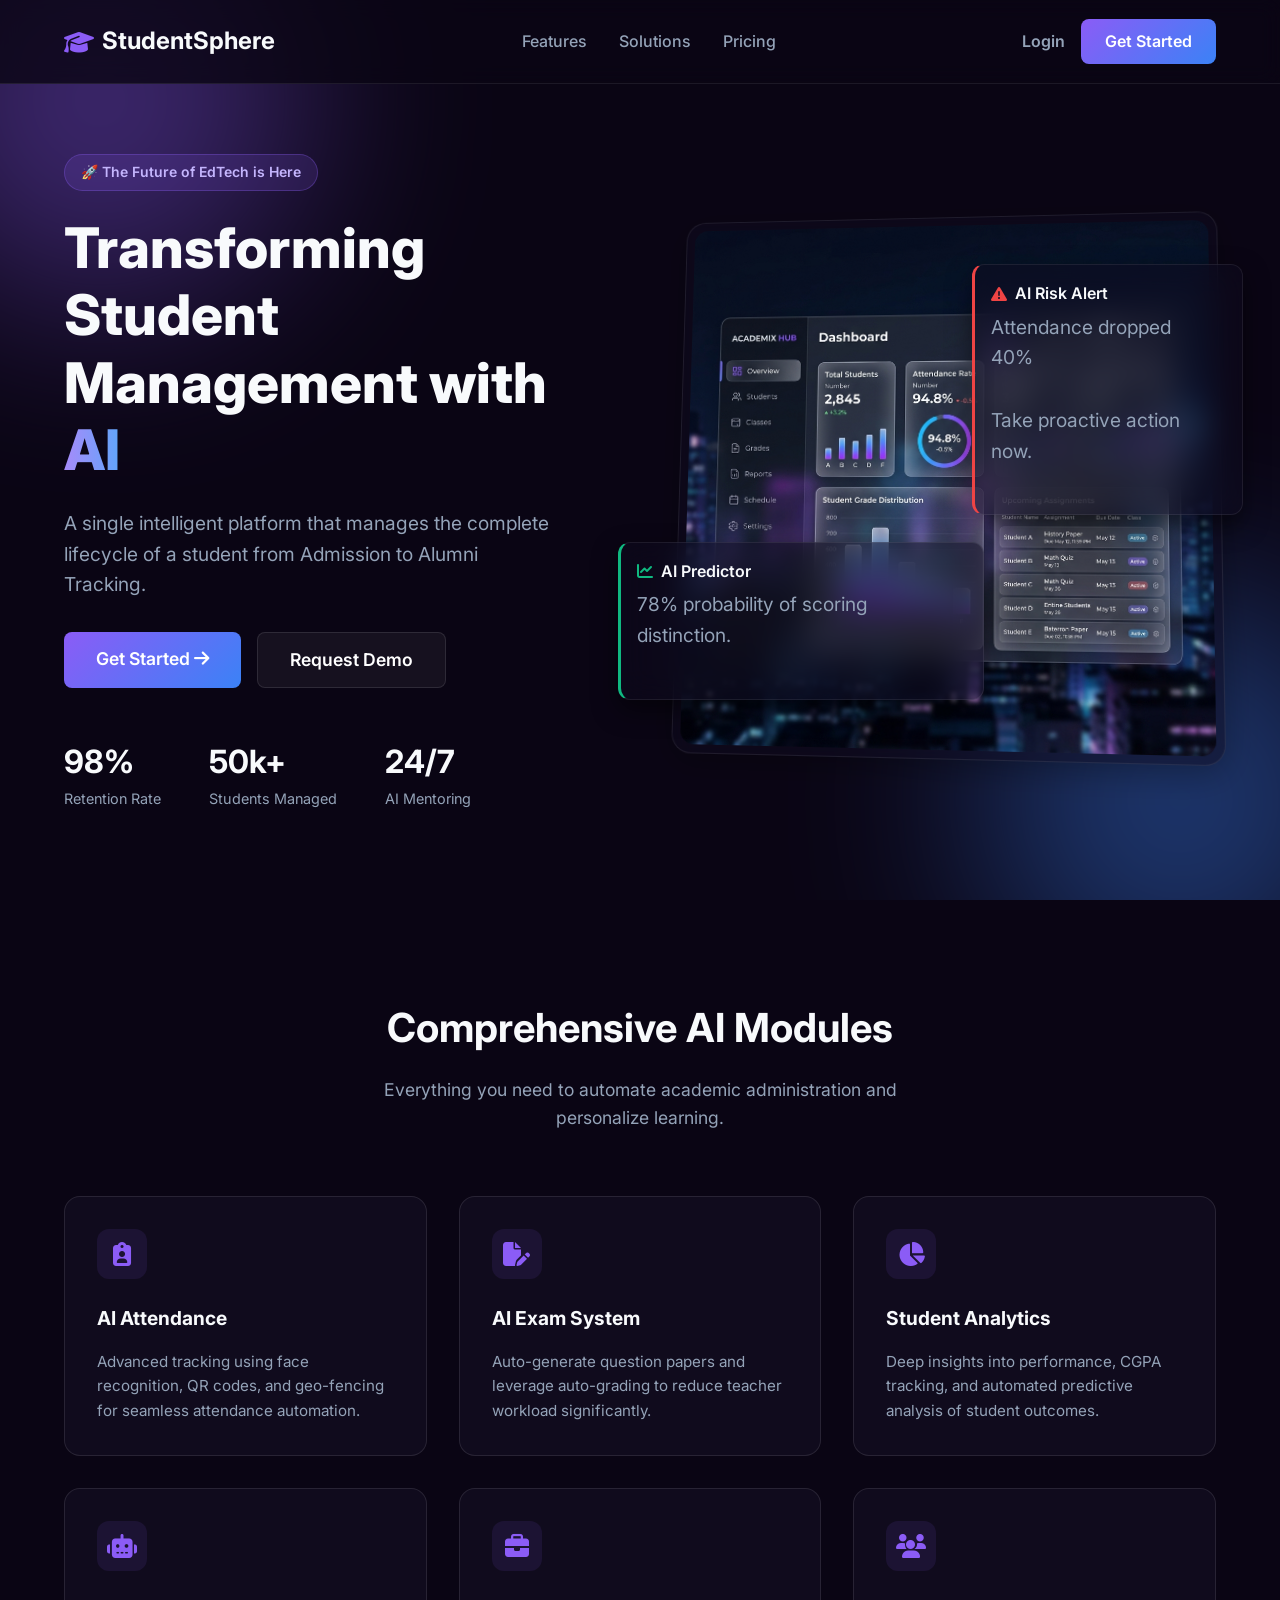
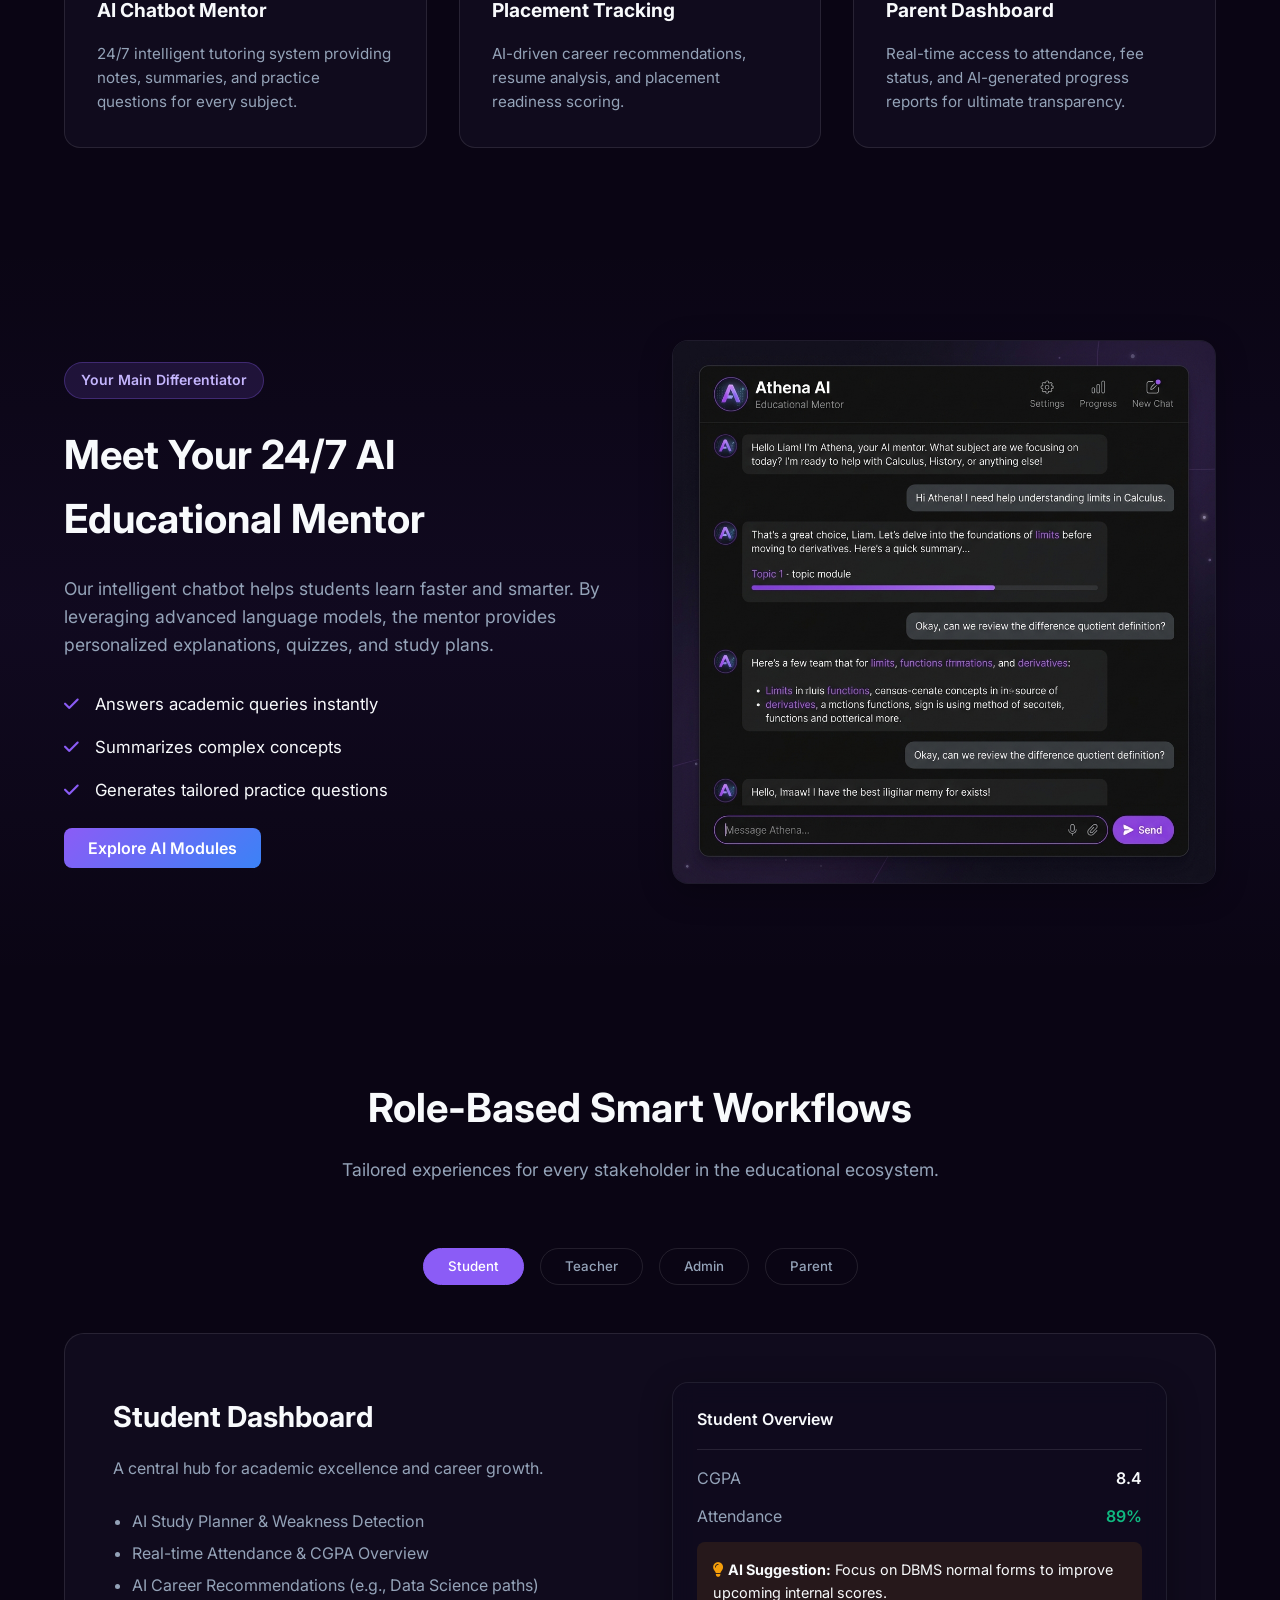
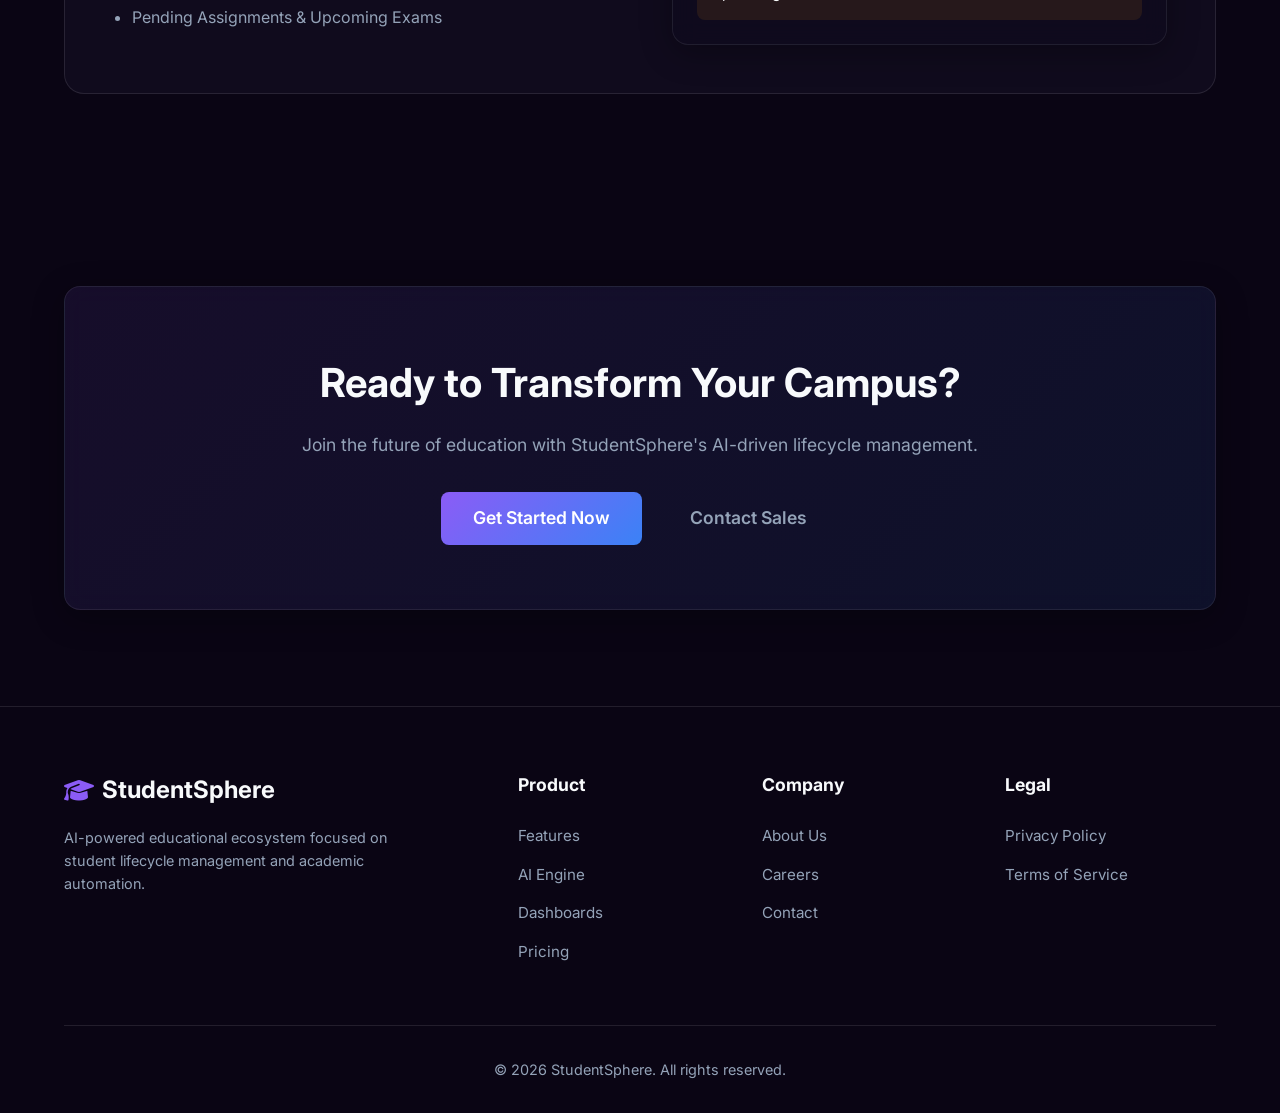
<file: index.html>
<!DOCTYPE html>
<html lang="en">
<head>
    <meta charset="UTF-8">
    <meta name="viewport" content="width=device-width, initial-scale=1.0">
    <title>StudentSphere | AI-Based Student Lifecycle Management</title>
    <meta name="description" content="Transforming Student Management with AI. A single AI platform that manages the complete lifecycle of a student from Admission to Alumni Tracking.">
    <link rel="stylesheet" href="style.css">
    <link href="https://fonts.googleapis.com/css2?family=Inter:wght@300;400;500;600;700;800&display=swap" rel="stylesheet">
    <link rel="stylesheet" href="https://cdnjs.cloudflare.com/ajax/libs/font-awesome/6.4.0/css/all.min.css">
</head>
<body>
    <!-- Navbar -->
    <nav class="navbar">
        <div class="container nav-container">
            <a href="#" class="logo">
                <i class="fa-solid fa-graduation-cap"></i> StudentSphere
            </a>
            <ul class="nav-links">
                <li><a href="#features">Features</a></li>
                <li><a href="#solutions">Solutions</a></li>
                <li><a href="#pricing">Pricing</a></li>
            </ul>
            <div class="nav-actions">
                <a href="#" class="btn-ghost">Login</a>
                <a href="#" class="btn-primary">Get Started</a>
            </div>
            <div class="mobile-menu-btn">
                <i class="fa-solid fa-bars"></i>
            </div>
        </div>
    </nav>

    <!-- Hero Section -->
    <header class="hero">
        <div class="glow-blob blob-1"></div>
        <div class="glow-blob blob-2"></div>
        <div class="container hero-container">
            <div class="hero-content">
                <div class="badge">🚀 The Future of EdTech is Here</div>
                <h1>Transforming Student Management with <span class="text-gradient">AI</span></h1>
                <p>A single intelligent platform that manages the complete lifecycle of a student from Admission to Alumni Tracking.</p>
                <div class="hero-buttons">
                    <a href="#" class="btn-primary btn-large">Get Started <i class="fa-solid fa-arrow-right"></i></a>
                    <a href="#" class="btn-secondary btn-large">Request Demo</a>
                </div>
                <div class="stats">
                    <div class="stat-item">
                        <span class="stat-value">98%</span>
                        <span class="stat-label">Retention Rate</span>
                    </div>
                    <div class="stat-item">
                        <span class="stat-value">50k+</span>
                        <span class="stat-label">Students Managed</span>
                    </div>
                    <div class="stat-item">
                        <span class="stat-value">24/7</span>
                        <span class="stat-label">AI Mentoring</span>
                    </div>
                </div>
            </div>
            <div class="hero-image">
                <div class="glass-panel main-dashboard">
                    <img src="dashboard_preview_1778512041444.png" alt="StudentSphere Dashboard Preview" class="dashboard-img">
                </div>
                <div class="floating-card risk-alert">
                    <div class="alert-header">
                        <i class="fa-solid fa-triangle-exclamation text-red"></i>
                        <span>AI Risk Alert</span>
                    </div>
                    <p>Attendance dropped 40%</p>
                    <p class="text-xs">Take proactive action now.</p>
                </div>
                <div class="floating-card prediction-card">
                    <div class="alert-header">
                        <i class="fa-solid fa-chart-line text-green"></i>
                        <span>AI Predictor</span>
                    </div>
                    <p>78% probability of scoring distinction.</p>
                </div>
            </div>
        </div>
    </header>

    <!-- Core Features Section -->
    <section id="features" class="features">
        <div class="container">
            <div class="section-header">
                <h2>Comprehensive AI Modules</h2>
                <p>Everything you need to automate academic administration and personalize learning.</p>
            </div>
            
            <div class="features-grid">
                <div class="feature-card">
                    <div class="icon-box"><i class="fa-solid fa-clipboard-user"></i></div>
                    <h3>AI Attendance</h3>
                    <p>Advanced tracking using face recognition, QR codes, and geo-fencing for seamless attendance automation.</p>
                </div>
                <div class="feature-card">
                    <div class="icon-box"><i class="fa-solid fa-file-pen"></i></div>
                    <h3>AI Exam System</h3>
                    <p>Auto-generate question papers and leverage auto-grading to reduce teacher workload significantly.</p>
                </div>
                <div class="feature-card">
                    <div class="icon-box"><i class="fa-solid fa-chart-pie"></i></div>
                    <h3>Student Analytics</h3>
                    <p>Deep insights into performance, CGPA tracking, and automated predictive analysis of student outcomes.</p>
                </div>
                <div class="feature-card">
                    <div class="icon-box"><i class="fa-solid fa-robot"></i></div>
                    <h3>AI Chatbot Mentor</h3>
                    <p>24/7 intelligent tutoring system providing notes, summaries, and practice questions for every subject.</p>
                </div>
                <div class="feature-card">
                    <div class="icon-box"><i class="fa-solid fa-briefcase"></i></div>
                    <h3>Placement Tracking</h3>
                    <p>AI-driven career recommendations, resume analysis, and placement readiness scoring.</p>
                </div>
                <div class="feature-card">
                    <div class="icon-box"><i class="fa-solid fa-users"></i></div>
                    <h3>Parent Dashboard</h3>
                    <p>Real-time access to attendance, fee status, and AI-generated progress reports for ultimate transparency.</p>
                </div>
            </div>
        </div>
    </section>

    <!-- AI Showcase Section -->
    <section id="solutions" class="ai-showcase">
        <div class="container">
            <div class="showcase-content">
                <div class="showcase-text">
                    <div class="badge">Your Main Differentiator</div>
                    <h2>Meet Your 24/7 AI Educational Mentor</h2>
                    <p>Our intelligent chatbot helps students learn faster and smarter. By leveraging advanced language models, the mentor provides personalized explanations, quizzes, and study plans.</p>
                    <ul class="benefit-list">
                        <li><i class="fa-solid fa-check text-purple"></i> Answers academic queries instantly</li>
                        <li><i class="fa-solid fa-check text-purple"></i> Summarizes complex concepts</li>
                        <li><i class="fa-solid fa-check text-purple"></i> Generates tailored practice questions</li>
                    </ul>
                    <a href="#" class="btn-primary mt-4">Explore AI Modules</a>
                </div>
                <div class="showcase-image">
                    <div class="glass-panel">
                        <img src="ai_chatbot_ui_1778512058625.png" alt="AI Chatbot Interface" class="dashboard-img">
                    </div>
                </div>
            </div>
        </div>
    </section>

    <!-- Dashboards Section -->
    <section class="dashboards-overview">
        <div class="container">
            <div class="section-header">
                <h2>Role-Based Smart Workflows</h2>
                <p>Tailored experiences for every stakeholder in the educational ecosystem.</p>
            </div>
            
            <div class="dashboard-tabs">
                <button class="tab-btn active" data-tab="student">Student</button>
                <button class="tab-btn" data-tab="teacher">Teacher</button>
                <button class="tab-btn" data-tab="admin">Admin</button>
                <button class="tab-btn" data-tab="parent">Parent</button>
            </div>
            
            <div class="tab-content active" id="student">
                <div class="tab-grid">
                    <div class="tab-info">
                        <h3>Student Dashboard</h3>
                        <p>A central hub for academic excellence and career growth.</p>
                        <ul>
                            <li>AI Study Planner & Weakness Detection</li>
                            <li>Real-time Attendance & CGPA Overview</li>
                            <li>AI Career Recommendations (e.g., Data Science paths)</li>
                            <li>Pending Assignments & Upcoming Exams</li>
                        </ul>
                    </div>
                    <div class="tab-visual">
                        <div class="glass-panel mini-dash">
                            <div class="dash-header">Student Overview</div>
                            <div class="dash-body">
                                <div class="stat-row"><span class="label">CGPA</span><span class="val">8.4</span></div>
                                <div class="stat-row"><span class="label">Attendance</span><span class="val text-green">89%</span></div>
                                <div class="ai-recommendation mt-2">
                                    <i class="fa-solid fa-lightbulb text-yellow"></i> <strong>AI Suggestion:</strong> Focus on DBMS normal forms to improve upcoming internal scores.
                                </div>
                            </div>
                        </div>
                    </div>
                </div>
            </div>

            <!-- Add similar content for other tabs visually if needed via JS -->
            
        </div>
    </section>

    <!-- CTA Section -->
    <section class="cta">
        <div class="container cta-container glass-panel">
            <h2>Ready to Transform Your Campus?</h2>
            <p>Join the future of education with StudentSphere's AI-driven lifecycle management.</p>
            <div class="cta-actions">
                <a href="#" class="btn-primary btn-large">Get Started Now</a>
                <a href="#" class="btn-ghost btn-large">Contact Sales</a>
            </div>
        </div>
    </section>

    <!-- Footer -->
    <footer>
        <div class="container footer-container">
            <div class="footer-col brand-col">
                <a href="#" class="logo">
                    <i class="fa-solid fa-graduation-cap"></i> StudentSphere
                </a>
                <p>AI-powered educational ecosystem focused on student lifecycle management and academic automation.</p>
            </div>
            <div class="footer-col">
                <h4>Product</h4>
                <ul>
                    <li><a href="#">Features</a></li>
                    <li><a href="#">AI Engine</a></li>
                    <li><a href="#">Dashboards</a></li>
                    <li><a href="#">Pricing</a></li>
                </ul>
            </div>
            <div class="footer-col">
                <h4>Company</h4>
                <ul>
                    <li><a href="#">About Us</a></li>
                    <li><a href="#">Careers</a></li>
                    <li><a href="#">Contact</a></li>
                </ul>
            </div>
            <div class="footer-col">
                <h4>Legal</h4>
                <ul>
                    <li><a href="#">Privacy Policy</a></li>
                    <li><a href="#">Terms of Service</a></li>
                </ul>
            </div>
        </div>
        <div class="container copyright">
            <p>&copy; 2026 StudentSphere. All rights reserved.</p>
        </div>
    </footer>

    <script src="script.js"></script>
</body>
</html>
</file>
<file: style.css>
:root {
    --bg-dark: #0a0514;
    --bg-card: rgba(20, 15, 35, 0.6);
    --primary: #8b5cf6;
    --primary-hover: #7c3aed;
    --secondary: #3b82f6;
    --text-main: #f8fafc;
    --text-muted: #94a3b8;
    --border: rgba(255, 255, 255, 0.1);
    --glass-bg: rgba(15, 10, 30, 0.5);
    --glass-border: rgba(255, 255, 255, 0.08);
}

* {
    margin: 0;
    padding: 0;
    box-sizing: border-box;
    font-family: 'Inter', sans-serif;
}

body {
    background-color: var(--bg-dark);
    color: var(--text-main);
    line-height: 1.6;
    overflow-x: hidden;
}

.text-purple { color: var(--primary); }
.text-red { color: #ef4444; }
.text-green { color: #10b981; }
.text-yellow { color: #f59e0b; }
.mt-2 { margin-top: 0.5rem; }
.mt-4 { margin-top: 1.5rem; }

a { text-decoration: none; color: inherit; }

.container {
    width: 90%;
    max-width: 1200px;
    margin: 0 auto;
}

/* Glassmorphism utility */
.glass-panel {
    background: var(--glass-bg);
    backdrop-filter: blur(12px);
    -webkit-backdrop-filter: blur(12px);
    border: 1px solid var(--glass-border);
    border-radius: 16px;
    box-shadow: 0 8px 32px 0 rgba(0, 0, 0, 0.3);
}

/* Navbar */
.navbar {
    position: fixed;
    top: 0;
    width: 100%;
    padding: 1.2rem 0;
    z-index: 100;
    background: rgba(10, 5, 20, 0.8);
    backdrop-filter: blur(10px);
    border-bottom: 1px solid var(--glass-border);
}

.nav-container {
    display: flex;
    justify-content: space-between;
    align-items: center;
}

.logo {
    font-size: 1.5rem;
    font-weight: 700;
    display: flex;
    align-items: center;
    gap: 0.5rem;
    color: var(--text-main);
}

.logo i { color: var(--primary); }

.nav-links {
    display: flex;
    gap: 2rem;
    list-style: none;
}

.nav-links a {
    color: var(--text-muted);
    font-weight: 500;
    transition: color 0.3s ease;
}

.nav-links a:hover {
    color: var(--text-main);
}

.nav-actions { display: flex; gap: 1rem; align-items: center; }
.mobile-menu-btn { display: none; cursor: pointer; font-size: 1.5rem; }

/* Buttons */
.btn-primary {
    background: linear-gradient(135deg, var(--primary), var(--secondary));
    color: white;
    padding: 0.6rem 1.5rem;
    border-radius: 8px;
    font-weight: 600;
    transition: transform 0.2s, box-shadow 0.2s;
    border: none;
    cursor: pointer;
}

.btn-primary:hover {
    transform: translateY(-2px);
    box-shadow: 0 4px 15px rgba(139, 92, 246, 0.4);
}

.btn-secondary {
    background: rgba(255, 255, 255, 0.05);
    color: white;
    padding: 0.6rem 1.5rem;
    border-radius: 8px;
    font-weight: 600;
    border: 1px solid var(--border);
    transition: background 0.3s;
}

.btn-secondary:hover {
    background: rgba(255, 255, 255, 0.1);
}

.btn-ghost {
    color: var(--text-muted);
    font-weight: 600;
    transition: color 0.3s;
}

.btn-ghost:hover {
    color: var(--text-main);
}

.btn-large {
    padding: 0.8rem 2rem;
    font-size: 1.1rem;
}

/* Hero Section */
.hero {
    min-height: 100vh;
    display: flex;
    align-items: center;
    padding: 8rem 0 4rem;
    position: relative;
    overflow: hidden;
}

.glow-blob {
    position: absolute;
    width: 400px;
    height: 400px;
    border-radius: 50%;
    filter: blur(100px);
    z-index: -1;
    opacity: 0.4;
}

.blob-1 {
    top: -100px;
    left: -100px;
    background: var(--primary);
}

.blob-2 {
    bottom: -100px;
    right: -100px;
    background: var(--secondary);
}

.hero-container {
    display: grid;
    grid-template-columns: 1fr 1fr;
    gap: 4rem;
    align-items: center;
}

.badge {
    display: inline-block;
    padding: 0.4rem 1rem;
    background: rgba(139, 92, 246, 0.15);
    border: 1px solid rgba(139, 92, 246, 0.3);
    border-radius: 20px;
    color: #c4b5fd;
    font-size: 0.875rem;
    font-weight: 600;
    margin-bottom: 1.5rem;
}

.hero h1 {
    font-size: 3.5rem;
    font-weight: 800;
    line-height: 1.2;
    margin-bottom: 1.5rem;
}

.text-gradient {
    background: linear-gradient(to right, #a78bfa, #60a5fa);
    -webkit-background-clip: text;
    -webkit-text-fill-color: transparent;
}

.hero p {
    font-size: 1.2rem;
    color: var(--text-muted);
    margin-bottom: 2rem;
    max-width: 90%;
}

.hero-buttons {
    display: flex;
    gap: 1rem;
    margin-bottom: 3rem;
}

.stats {
    display: flex;
    gap: 3rem;
}

.stat-item {
    display: flex;
    flex-direction: column;
}

.stat-value {
    font-size: 2rem;
    font-weight: 700;
    color: var(--text-main);
}

.stat-label {
    color: var(--text-muted);
    font-size: 0.9rem;
}

/* Hero Image & Cards */
.hero-image {
    position: relative;
}

.main-dashboard {
    padding: 0.5rem;
    border-radius: 20px;
    overflow: hidden;
    transform: perspective(1000px) rotateY(-5deg) rotateX(5deg);
    transition: transform 0.5s ease;
}

.main-dashboard:hover {
    transform: perspective(1000px) rotateY(0deg) rotateX(0deg);
}

.dashboard-img {
    width: 100%;
    height: auto;
    border-radius: 14px;
    display: block;
}

.floating-card {
    position: absolute;
    background: var(--glass-bg);
    backdrop-filter: blur(16px);
    -webkit-backdrop-filter: blur(16px);
    border: 1px solid var(--glass-border);
    padding: 1rem;
    border-radius: 12px;
    box-shadow: 0 10px 25px rgba(0,0,0,0.5);
    z-index: 10;
    animation: float 6s ease-in-out infinite;
}

.risk-alert {
    top: 10%;
    right: -5%;
    border-left: 3px solid #ef4444;
}

.prediction-card {
    bottom: 10%;
    left: -10%;
    animation-delay: 3s;
    border-left: 3px solid #10b981;
}

.alert-header {
    display: flex;
    align-items: center;
    gap: 0.5rem;
    font-weight: 600;
    margin-bottom: 0.3rem;
}

.text-xs { font-size: 0.8rem; color: var(--text-muted); }

@keyframes float {
    0% { transform: translateY(0px); }
    50% { transform: translateY(-15px); }
    100% { transform: translateY(0px); }
}

/* Section Common */
section {
    padding: 6rem 0;
}

.section-header {
    text-align: center;
    max-width: 600px;
    margin: 0 auto 4rem;
}

.section-header h2 {
    font-size: 2.5rem;
    margin-bottom: 1rem;
}

.section-header p {
    color: var(--text-muted);
    font-size: 1.1rem;
}

/* Features Grid */
.features-grid {
    display: grid;
    grid-template-columns: repeat(auto-fit, minmax(300px, 1fr));
    gap: 2rem;
}

.feature-card {
    background: var(--bg-card);
    border: 1px solid var(--border);
    padding: 2rem;
    border-radius: 16px;
    transition: transform 0.3s, background 0.3s;
}

.feature-card:hover {
    transform: translateY(-5px);
    background: rgba(25, 20, 45, 0.8);
    border-color: rgba(139, 92, 246, 0.4);
}

.icon-box {
    width: 50px;
    height: 50px;
    background: rgba(139, 92, 246, 0.1);
    border-radius: 12px;
    display: flex;
    align-items: center;
    justify-content: center;
    font-size: 1.5rem;
    color: var(--primary);
    margin-bottom: 1.5rem;
}

.feature-card h3 {
    margin-bottom: 1rem;
    font-size: 1.2rem;
}

.feature-card p {
    color: var(--text-muted);
    font-size: 0.95rem;
}

/* Showcase Section */
.ai-showcase {
    background: linear-gradient(to bottom, rgba(10,5,20,0), rgba(139, 92, 246, 0.05), rgba(10,5,20,0));
}

.showcase-content {
    display: grid;
    grid-template-columns: 1fr 1fr;
    gap: 4rem;
    align-items: center;
}

.showcase-text h2 {
    font-size: 2.5rem;
    margin-bottom: 1.5rem;
}

.showcase-text p {
    color: var(--text-muted);
    font-size: 1.1rem;
    margin-bottom: 2rem;
}

.benefit-list {
    list-style: none;
    margin-bottom: 2rem;
}

.benefit-list li {
    display: flex;
    align-items: center;
    gap: 1rem;
    margin-bottom: 1rem;
    font-size: 1.05rem;
}

/* Tabs */
.dashboard-tabs {
    display: flex;
    justify-content: center;
    gap: 1rem;
    margin-bottom: 3rem;
}

.tab-btn {
    background: transparent;
    border: 1px solid var(--border);
    color: var(--text-muted);
    padding: 0.6rem 1.5rem;
    border-radius: 20px;
    cursor: pointer;
    font-weight: 500;
    transition: all 0.3s;
}

.tab-btn.active, .tab-btn:hover {
    background: var(--primary);
    color: white;
    border-color: var(--primary);
}

.tab-content { display: none; }
.tab-content.active { display: block; animation: fadeIn 0.5s; }

@keyframes fadeIn {
    from { opacity: 0; transform: translateY(10px); }
    to { opacity: 1; transform: translateY(0); }
}

.tab-grid {
    display: grid;
    grid-template-columns: 1fr 1fr;
    gap: 4rem;
    align-items: center;
    background: var(--bg-card);
    padding: 3rem;
    border-radius: 20px;
    border: 1px solid var(--border);
}

.tab-info h3 { font-size: 1.8rem; margin-bottom: 1rem; }
.tab-info p { color: var(--text-muted); margin-bottom: 1.5rem; }
.tab-info ul { color: var(--text-muted); padding-left: 1.2rem; line-height: 2; }

.mini-dash { padding: 1.5rem; }
.dash-header { font-weight: 600; border-bottom: 1px solid var(--border); padding-bottom: 1rem; margin-bottom: 1rem; }
.stat-row { display: flex; justify-content: space-between; margin-bottom: 0.8rem; }
.stat-row .label { color: var(--text-muted); }
.stat-row .val { font-weight: 600; }
.ai-recommendation { background: rgba(245, 158, 11, 0.1); padding: 1rem; border-radius: 8px; font-size: 0.9rem; }

/* CTA */
.cta-container {
    padding: 4rem;
    text-align: center;
    background: linear-gradient(135deg, rgba(139,92,246,0.1), rgba(59,130,246,0.1));
}

.cta h2 { font-size: 2.5rem; margin-bottom: 1rem; }
.cta p { color: var(--text-muted); margin-bottom: 2rem; font-size: 1.1rem; }
.cta-actions { display: flex; justify-content: center; gap: 1rem; }

/* Footer */
footer {
    border-top: 1px solid var(--border);
    padding: 4rem 0 2rem;
    background: rgba(10,5,20,0.8);
}

.footer-container {
    display: grid;
    grid-template-columns: 2fr 1fr 1fr 1fr;
    gap: 2rem;
    margin-bottom: 3rem;
}

.brand-col p { color: var(--text-muted); margin-top: 1rem; font-size: 0.9rem; max-width: 80%; }
.footer-col h4 { margin-bottom: 1.5rem; font-size: 1.1rem; }
.footer-col ul { list-style: none; }
.footer-col ul li { margin-bottom: 0.8rem; }
.footer-col ul li a { color: var(--text-muted); transition: color 0.3s; font-size: 0.95rem; }
.footer-col ul li a:hover { color: var(--primary); }
.copyright { text-align: center; color: var(--text-muted); font-size: 0.9rem; border-top: 1px solid var(--border); padding-top: 2rem; }

/* Responsive */
@media (max-width: 900px) {
    .hero-container, .showcase-content, .tab-grid { grid-template-columns: 1fr; gap: 3rem; }
    .hero h1 { font-size: 2.5rem; }
    .hero-image { order: -1; }
    .stats { flex-wrap: wrap; }
    .footer-container { grid-template-columns: 1fr 1fr; }
    .nav-links, .nav-actions { display: none; }
    .mobile-menu-btn { display: block; }
}
@media (max-width: 600px) {
    .cta-actions { flex-direction: column; }
    .dashboard-tabs { flex-wrap: wrap; }
}
</file>
